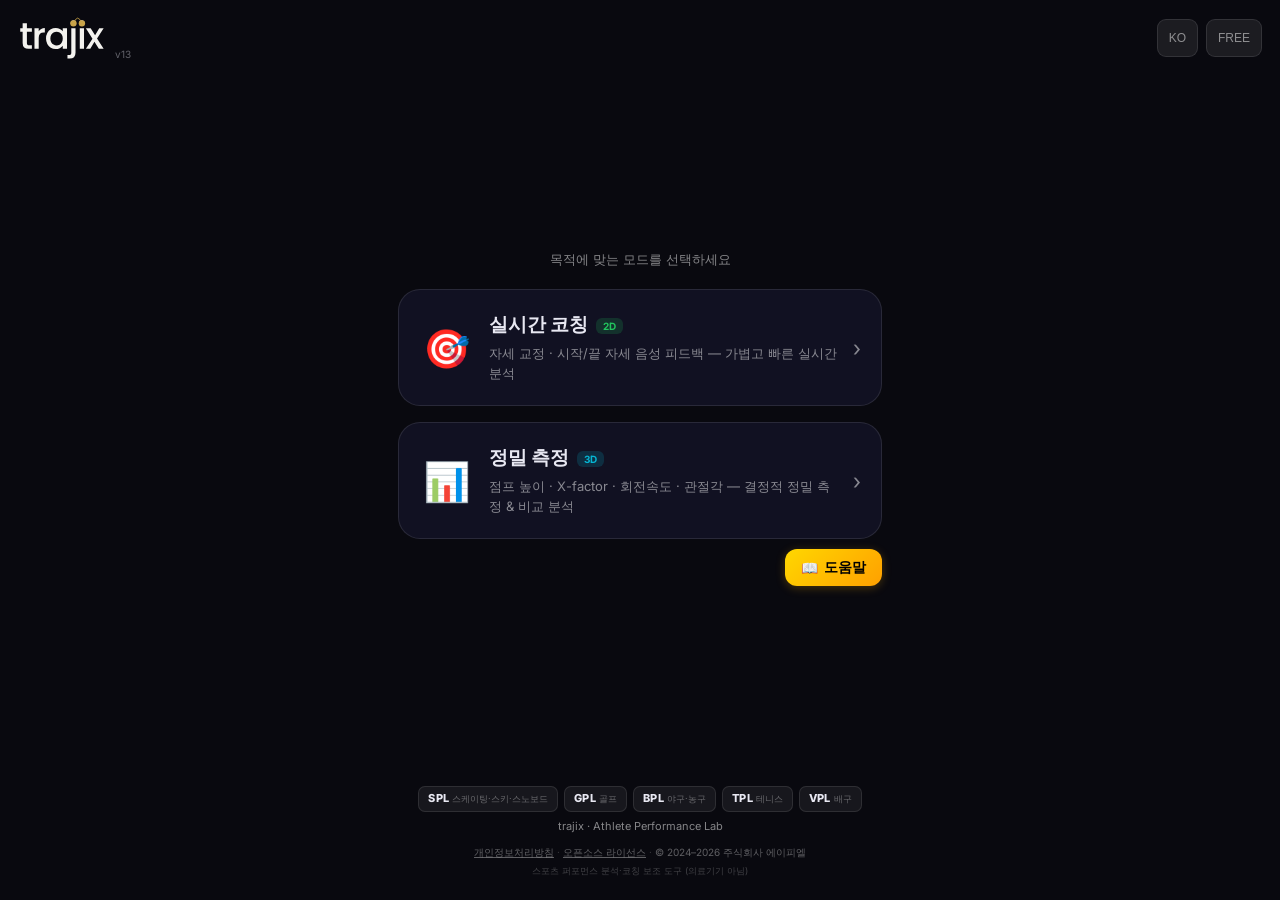
<file: index.html>
<!doctype html>
<!-- APL Motion (런처) — Copyright (c) 2024-2026 주식회사 에이피엘. All rights reserved. -->
<html lang="ko">
<head>
<meta charset="utf-8">
<meta name="viewport" content="width=device-width,initial-scale=1,maximum-scale=1,user-scalable=no">
<meta http-equiv="Cache-Control" content="no-cache, no-store, must-revalidate">
<meta http-equiv="Pragma" content="no-cache">
<title>trajix</title>
<link rel="stylesheet" href="./shared/brand.css">
<link rel="manifest" href="./manifest.webmanifest">
<link rel="preconnect" href="https://fonts.gstatic.com" crossorigin>
<link href="https://fonts.googleapis.com/css2?family=Inter:wght@400;500;600;700;800&display=swap" rel="stylesheet">
<link rel="icon" type="image/svg+xml" href="./assets/icon_apl_motion.svg">
<link rel="icon" type="image/png" sizes="192x192" href="./assets/icon-192.png">
<link rel="apple-touch-icon" href="./assets/icon-apple-180.png">
<meta name="theme-color" content="#09090f">
<style>
  html,body{margin:0;padding:0}
  body{background:var(--bg);color:var(--txt);font-family:'Inter',-apple-system,'Helvetica Neue',sans-serif;
       min-height:100svh;display:flex;flex-direction:column;-webkit-tap-highlight-color:transparent}
  header{display:flex;align-items:center;justify-content:space-between;padding:16px 18px}
  .logo{font-weight:900;font-size:20px;letter-spacing:.3px}
  .logo .a{color:var(--accent)}
  .ver{font-size:10px;opacity:.4;margin-left:6px}
  .h-right{display:flex;gap:8px}
  .h-btn{background:rgba(255,255,255,.08);color:var(--txt2);border:1px solid var(--border);
         border-radius:9px;padding:7px 11px;font-size:12px;cursor:pointer;min-height:38px}
  .h-btn.pro{background:linear-gradient(135deg,#FFD700,#FFA000);color:#000;border:none;font-weight:800}
  main{flex:1;display:flex;flex-direction:column;gap:16px;padding:8px 18px 20px;justify-content:center;max-width:520px;width:100%;margin:0 auto}
  .tagline{color:var(--txt2);font-size:13px;text-align:center;margin:0 0 4px;line-height:1.5}
  .card{position:relative;border:1px solid var(--border);border-radius:22px;padding:22px 20px;cursor:pointer;
        display:flex;gap:16px;align-items:center;background:var(--card);transition:transform .1s,border-color .2s}
  .card:active{transform:scale(.985)}
  .card.coach:hover{border-color:var(--coach)}
  .card.measure:hover{border-color:var(--measure)}
  .card .ic{font-size:38px;flex-shrink:0;width:54px;text-align:center}
  .card h2{margin:0;font-size:19px;font-weight:800}
  .card .badge{font-size:10px;font-weight:700;padding:2px 7px;border-radius:6px;margin-left:8px;vertical-align:middle}
  .card.coach .badge{background:rgba(34,197,94,.18);color:var(--coach)}
  .card.measure .badge{background:rgba(6,182,212,.18);color:var(--measure)}
  .card p{margin:6px 0 0;color:var(--txt2);font-size:13px;line-height:1.5}
  .card .arrow{margin-left:auto;color:var(--txt2);font-size:22px;flex-shrink:0}
  footer{padding:14px 18px 22px;color:var(--txt2);font-size:11px;text-align:center;line-height:1.6}
  .sports{display:flex;gap:6px;justify-content:center;flex-wrap:wrap;margin-bottom:6px}
  .sp{background:rgba(255,255,255,.06);border:1px solid var(--border);border-radius:7px;padding:3px 9px;font-size:11px;color:var(--txt2)}
  .sp b{color:var(--txt);font-weight:800;letter-spacing:.3px}
  .sp .sub{font-size:9px;opacity:.7;margin-left:3px}
  /* 프리미엄 모달 */
  #prm-modal{position:fixed;inset:0;background:rgba(0,0,0,.75);z-index:600;display:none;align-items:center;justify-content:center;padding:20px}
  #prm-modal.on{display:flex}
  #prm-box{background:#1A1A2E;border-radius:20px;padding:26px 22px;width:100%;max-width:330px;display:flex;flex-direction:column;gap:12px}
  #prm-title{font-size:17px;font-weight:800;text-align:center}
  #prm-desc{font-size:13px;color:var(--txt2);text-align:center;line-height:1.5}
  #prm-input{background:#16213E;border:1px solid var(--border);border-radius:10px;padding:12px;color:#fff;font-size:16px;text-align:center;letter-spacing:3px;outline:none}
  #prm-input:focus{border-color:var(--accent)}
  #prm-err{font-size:12px;color:#ef4444;text-align:center;min-height:15px;display:none}
  #prm-err.on{display:block}
  .prm-row{display:flex;gap:10px}
  #prm-cancel{flex:1;padding:12px;border-radius:10px;background:rgba(255,255,255,.08);color:var(--txt2);border:none;cursor:pointer;font-size:14px}
  #prm-confirm{flex:2;padding:12px;border-radius:10px;background:linear-gradient(135deg,#FFD700,#FFA000);color:#000;border:none;cursor:pointer;font-size:14px;font-weight:700}
</style>
</head>
<body>
<header>
  <div class="logo-wrap" style="display:flex;align-items:flex-end;gap:3px">
    <svg viewBox="-32 0 2368 1185.5" role="img" aria-label="trajix" style="display:block;height:44px;width:auto" xmlns="http://www.w3.org/2000/svg"><g transform="translate(0,883.5) scale(1,-1)"><path d="M208 458V153Q208 122 222.5 108.5Q237 95 272 95H342V0H252Q175 0 134.0 36.0Q93 72 93 153V458H28V551H93V688H208V551H342V458Z" transform="translate(0,0)" fill="#f3f2ee"/><path d="M354 560V442H325Q258 442 223.5 408.0Q189 374 189 290V0H75V551H189V471Q214 513 255.5 536.5Q297 560 354 560Z" transform="translate(337,0)" fill="#f3f2ee"/><path d="M297 560Q362 560 410.5 534.5Q459 509 488 471V551H603V0H488V82Q459 43 409.0 17.0Q359 -9 295 -9Q224 -9 165.0 27.5Q106 64 71.5 129.5Q37 195 37 278Q37 361 71.5 425.0Q106 489 165.5 524.5Q225 560 297 560ZM321 461Q277 461 239.0 439.5Q201 418 177.5 376.5Q154 335 154 278Q154 221 177.5 178.0Q201 135 239.5 112.5Q278 90 321 90Q365 90 403.0 112.0Q441 134 464.5 176.5Q488 219 488 276Q488 333 464.5 375.0Q441 417 403.0 439.0Q365 461 321 461Z" transform="translate(686,0)" fill="#f3f2ee"/><path d="M60 697Q60 728 81.0 749.0Q102 770 133 770Q163 770 184.0 749.0Q205 728 205 697Q205 666 184.0 645.0Q163 624 133 624Q102 624 81.0 645.0Q60 666 60 697ZM189 -108Q189 -189 148.5 -225.5Q108 -262 31 -262H-28V-166H11Q46 -166 60.5 -152.5Q75 -139 75 -108V551H189Z" transform="translate(1329,0)" fill="#f3f2ee"/><path d="M60 697Q60 728 81.0 749.0Q102 770 133 770Q163 770 184.0 749.0Q205 728 205 697Q205 666 184.0 645.0Q163 624 133 624Q102 624 81.0 645.0Q60 666 60 697ZM189 551V0H75V551Z" transform="translate(1558,0)" fill="#f3f2ee"/><path d="M311 279 489 0H360L241 187L129 0H10L188 271L10 551H139L258 364L370 551H489Z" transform="translate(1787,0)" fill="#f3f2ee"/><path d="M 1461.5 685.0 Q 1576.0 980 1690.5 685.0" fill="none" stroke="#c9a449" stroke-width="22" stroke-linecap="round"/><circle cx="1461.5" cy="685.0" r="86.0" fill="#c9a449"/><circle cx="1690.5" cy="685.0" r="86.0" fill="#c9a449"/></g></svg>
    <span class="ver" id="ver">v1</span>
  </div>
  <div class="h-right">
    <button class="h-btn" id="btn-lang">KO</button>
    <button class="h-btn" id="btn-prm">FREE</button>
  </div>
</header>

<main>
  <p class="tagline" id="tagline">목적에 맞는 모드를 선택하세요</p>

  <div class="card coach" id="card-coach">
    <div class="ic">🎯</div>
    <div>
      <h2 id="coach-title">실시간 코칭<span class="badge">2D</span></h2>
      <p id="coach-desc">자세 교정 · 시작/끝 자세 음성 피드백 — 가볍고 빠른 실시간 분석</p>
    </div>
    <div class="arrow">›</div>
  </div>

  <div class="card measure" id="card-measure">
    <div class="ic">📊</div>
    <div>
      <h2 id="measure-title">정밀 측정<span class="badge">3D</span></h2>
      <p id="measure-desc">점프 높이 · X-factor · 회전속도 · 관절각 — 결정적 정밀 측정 & 비교 분석</p>
    </div>
    <div class="arrow">›</div>
  </div>

  <div style="display:flex;justify-content:flex-end;margin-top:-6px">
    <a href="./help.html" id="btn-help" style="display:inline-flex;align-items:center;gap:6px;background:linear-gradient(135deg,#FFD700,#FFA000);color:#000;font-weight:800;font-size:14px;padding:9px 16px;border-radius:12px;text-decoration:none;box-shadow:0 2px 10px rgba(255,180,0,.25)">📖 <span id="btn-help-txt">도움말</span></a>
  </div>
</main>

<footer>
  <div class="sports" id="sports"></div>
  <div id="foot-note">trajix · Athlete Performance Lab</div>
  <div style="margin-top:8px;font-size:10px;opacity:.7">
    <a href="./privacy.html" id="foot-privacy" style="color:var(--txt2)">개인정보처리방침</a>
    <span style="opacity:.5"> · </span>
    <a href="./licenses.html" id="foot-licenses" style="color:var(--txt2)">오픈소스 라이선스</a>
    <span style="opacity:.5"> · </span>
    <span id="foot-copy">© 2024–2026 주식회사 에이피엘</span>
  </div>
  <div id="foot-note2" style="margin-top:4px;font-size:9px;opacity:.45">스포츠 퍼포먼스 분석·코칭 보조 도구 (의료기기 아님)</div>
</footer>

<!-- 프리미엄 잠금 해제 -->
<div id="prm-modal">
  <div id="prm-box">
    <div id="prm-title">🔒 Premium</div>
    <div id="prm-desc">프리미엄 기능(전체 종목 · 정밀/비교 분석)은<br>프리미엄 전용입니다. 비밀번호를 입력하세요.</div>
    <input id="prm-input" type="password" placeholder="비밀번호" autocomplete="off">
    <div id="prm-err">비밀번호가 올바르지 않습니다</div>
    <div class="prm-row">
      <button id="prm-cancel">취소</button>
      <button id="prm-confirm">🔓 잠금 해제</button>
    </div>
  </div>
</div>

<script src="./shared/iap.js"></script>
<script>
/* 인라인 공통 레이어 — Capacitor에서 로컬 ES모듈 import가 MIME 문제로 실패하는 것을 회피.
   (모듈이 실행 안 되면 런처 전체 JS가 죽어 탭·버전·언어가 먹통이 됨) */
var _K = { prm:'apl_prm', lang:'apl_lang' };
var Prefs = {
  get lang(){ return localStorage.getItem(_K.lang) || 'ko'; },
  set lang(v){ localStorage.setItem(_K.lang, v); },
  get premium(){ return ['apl_prm','apl3d_prm','aplc_prm','apl_premium'].some(function(k){try{return localStorage.getItem(k)==='1';}catch(e){return false;}}); },
  set premium(v){ ['apl_prm','apl3d_prm','aplc_prm','apl_premium'].forEach(function(k){try{localStorage.setItem(k, v ? '1' : '0');}catch(e){}}); }
};
async function unlock(pw){
  try{
    var buf = await crypto.subtle.digest('SHA-256', new TextEncoder().encode(pw));
    var hex = Array.from(new Uint8Array(buf)).map(function(b){return b.toString(16).padStart(2,'0');}).join('');
    if(hex === '6e9a16337d5d2c2302e87aeba5cae99ee0f5aa2c5c789504285018b53d26e3c9'){ Prefs.premium = true; return true; }
  }catch(e){}
  return false;
}

const SHELL_VER = 'v13';
const $ = id => document.getElementById(id);

// ── 다국어 ──
const T = {
  ko:{ tagline:'목적에 맞는 모드를 선택하세요',
       coachT:'실시간 코칭', coachD:'자세 교정 · 시작/끝 자세 음성 피드백 — 가볍고 빠른 실시간 분석',
       measureT:'정밀 측정', measureD:'점프 높이 · X-factor · 회전속도 · 관절각 — 결정적 정밀 측정 & 비교 분석',
       lang:'KO', prmDesc:'프리미엄 기능(전체 종목 · 정밀/비교 분석)은\n프리미엄 전용입니다. 비밀번호를 입력하세요.',
       privacy:'개인정보처리방침', help:'도움말', copy:'© 2024–2026 주식회사 에이피엘',
       note:'스포츠 퍼포먼스 분석·코칭 보조 도구 (의료기기 아님)' },
  en:{ tagline:'Choose the mode for your goal',
       coachT:'Live Coaching', coachD:'Posture correction · start/end pose voice feedback — light & fast real-time',
       measureT:'Precise Measure', measureD:'Jump height · X-factor · rotation speed · joint angles — deterministic measure & compare',
       lang:'EN', prmDesc:'Premium features (all sports · precise/compare) are premium-only.\nEnter the password.',
       privacy:'Privacy Policy', help:'Help', copy:'© 2024–2026 APL Inc.',
       note:'Sports performance analysis & coaching aid (not a medical device)' },
};

// ── 종목 ──
const SPORTS = [
  { code:'SPL', ko:'스케이팅·스키·스노보드', en:'Skating · Ski · Snowboard' },
  { code:'GPL', ko:'골프', en:'Golf' },
  { code:'BPL', ko:'야구·농구', en:'Baseball · Basketball' },
  { code:'TPL', ko:'테니스', en:'Tennis' },
  { code:'VPL', ko:'배구', en:'Volleyball' },
];

function applyLang(){
  const ko = Prefs.lang === 'ko';
  const t = ko ? T.ko : T.en;
  $('tagline').textContent = t.tagline;
  $('coach-title').firstChild.textContent = t.coachT;
  $('coach-desc').textContent = t.coachD;
  $('measure-title').firstChild.textContent = t.measureT;
  $('measure-desc').textContent = t.measureD;
  $('btn-lang').textContent = t.lang;
  $('prm-desc').innerHTML = t.prmDesc.replace(/\n/g,'<br>');
  $('foot-privacy').textContent = t.privacy;
  { const fh = $('foot-help'); if(fh) fh.textContent = t.help; }
  { const bh = $('btn-help-txt'); if(bh) bh.textContent = t.help; }
  $('foot-copy').textContent = t.copy;
  $('foot-note2').textContent = t.note;
  $('sports').innerHTML = SPORTS.map(s =>
    `<span class="sp"><b>${s.code}</b><span class="sub">${ko ? s.ko : s.en}</span></span>`).join('');
}
function applyPrm(){
  const p = Prefs.premium;
  $('btn-prm').textContent = p ? 'PRO ⭐' : 'FREE';
  $('btn-prm').className = 'h-btn' + (p ? ' pro' : '');
}

$('ver').textContent = SHELL_VER;
applyLang(); applyPrm();

// ── 모드 진입 (페이지 이동 → 엔진 격리) ──
$('card-coach').onclick   = () => location.href = './coach/index.html';
$('card-measure').onclick = () => location.href = './measure/index.html';

// ── 언어 토글 ──
$('btn-lang').onclick = () => { Prefs.lang = Prefs.lang === 'ko' ? 'en' : 'ko'; applyLang(); };

// ── 프리미엄 ──
$('btn-prm').onclick = () => {
  if(Prefs.premium){ Prefs.premium = false; applyPrm(); return; } // 토글 해제
  $('prm-input').value=''; $('prm-err').classList.remove('on');
  $('prm-modal').classList.add('on'); setTimeout(()=>$('prm-input').focus(),120);
};
$('prm-cancel').onclick = () => $('prm-modal').classList.remove('on');
$('prm-confirm').onclick = tryUnlock;
$('prm-input').addEventListener('keydown', e => {
  if(e.key==='Enter') tryUnlock();
  if(e.key==='Escape') $('prm-modal').classList.remove('on');
});
async function tryUnlock(){
  const ok = await unlock($('prm-input').value);
  if(ok){ $('prm-modal').classList.remove('on'); applyPrm(); }
  else { $('prm-err').classList.add('on'); $('prm-input').select(); }
}

// ── 직원용 숨김 해제(웹 전용): trajix 로고 30연타(2초 내 연속) → 관리자 코드 → 프리미엄 ──
// v10: 앱(네이티브)에서는 비활성 — 앱은 인앱결제(IAP)만 허용. 웹(직원용)에서만 동작.
(function(){
  var _isNative = !!(window.Capacitor && window.Capacitor.isNativePlatform && window.Capacitor.isNativePlatform());
  if(_isNative) return;  // 앱: 우회 없음(IAP 전용)
  const logo = document.querySelector('.logo-wrap [aria-label="trajix"]') || document.querySelector('[aria-label="trajix"]');
  if(!logo) return;
  let n=0, last=0;
  logo.addEventListener('click', async () => {
    const now = Date.now();
    if(now-last > 2000) n=0;
    last = now; n++;
    if(n >= 30){
      n=0;
      const pw = window.prompt('관리자 코드');
      if(pw==null) return;
      if(await unlock(pw)){
        ['apl3d_prm','aplc_prm','apl_premium'].forEach(k=>{try{localStorage.setItem(k,'1');}catch(e){}});
        applyPrm();
        alert('프리미엄이 활성화되었습니다.');
      } else {
        alert('코드가 올바르지 않습니다.');
      }
    }
  });
})();

// PWA service worker (있으면 등록)
if('serviceWorker' in navigator && !window.Capacitor && location.protocol.indexOf('http')===0){ navigator.serviceWorker.register('./sw.js').catch(()=>{}); }
</script>
</body>
</html>
</file>
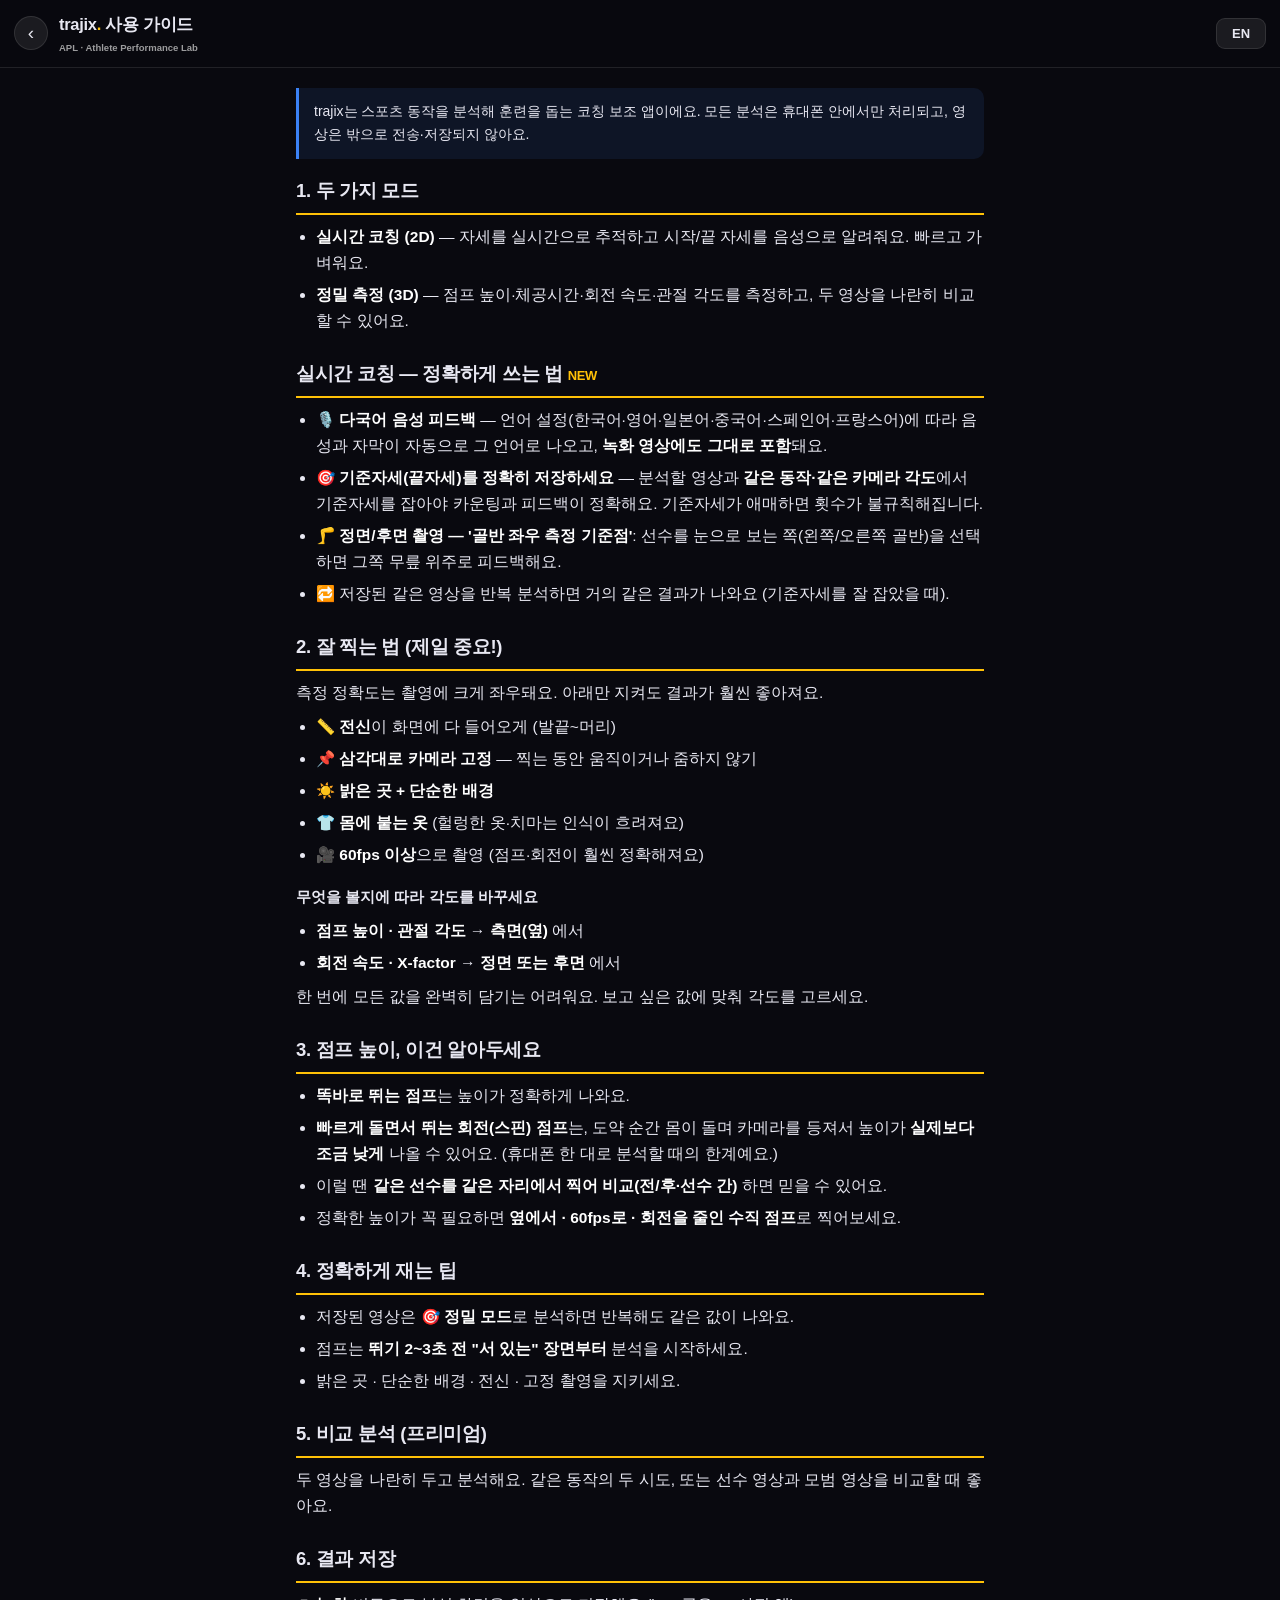
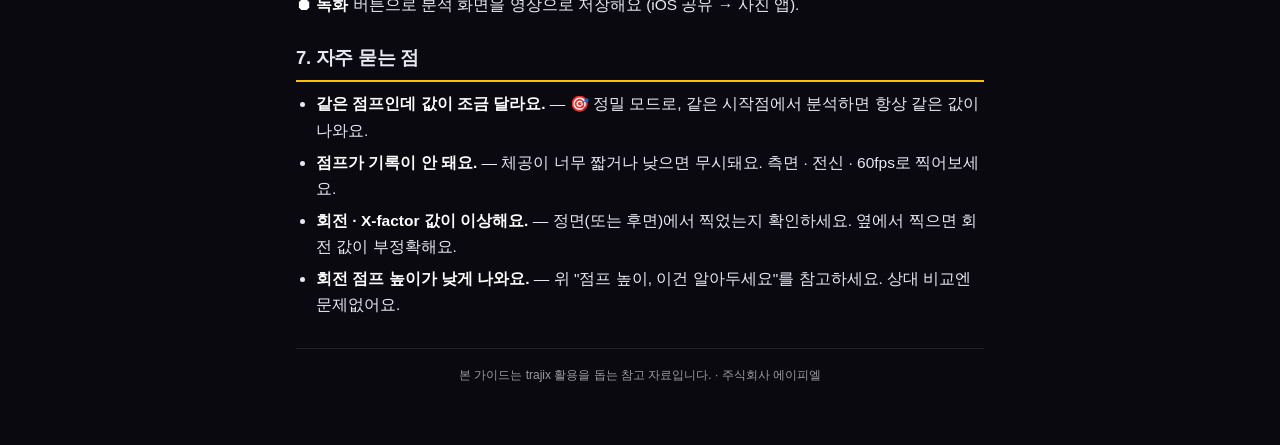
<file: help.html>
<!DOCTYPE html>
<html lang="ko">
<head>
<meta charset="utf-8">
<meta name="viewport" content="width=device-width,initial-scale=1,maximum-scale=1,user-scalable=no">
<meta http-equiv="Cache-Control" content="no-cache, no-store, must-revalidate">
<title>trajix 사용 가이드 / User Guide</title>
<style>
:root{--bg:#09090f;--card:#12121e;--card2:#181826;--bd:rgba(255,255,255,.10);--txt:#e8e8f2;--txt2:rgba(255,255,255,.60);--gold:#FFC107;--accent:#3b82f6;}
*{box-sizing:border-box;-webkit-tap-highlight-color:transparent;}
html,body{margin:0;padding:0;background:var(--bg);color:var(--txt);font-family:-apple-system,'Inter','Helvetica Neue',sans-serif;font-size:15.5px;line-height:1.68;-webkit-text-size-adjust:100%;}
#top{position:sticky;top:0;z-index:10;display:flex;align-items:center;justify-content:space-between;gap:10px;padding:11px 14px;background:rgba(9,9,15,.93);backdrop-filter:blur(8px);border-bottom:1px solid var(--bd);}
#top .lft{display:flex;align-items:center;gap:11px;min-width:0;}
#homebtn{background:rgba(255,255,255,.08);color:var(--txt);border:1px solid var(--bd);border-radius:50%;width:34px;height:34px;font-size:19px;line-height:1;cursor:pointer;flex-shrink:0;padding:0 0 2px 0;}
#homebtn:active{background:rgba(255,255,255,.18);}
.brand{font-weight:900;font-size:16.5px;letter-spacing:-.3px;white-space:nowrap;}
.brand .dot{color:var(--gold);}
.sub{font-size:9.5px;color:var(--txt2);font-weight:600;margin-top:1px;white-space:nowrap;}
#langbtn{background:rgba(255,255,255,.08);color:var(--txt);border:1px solid var(--bd);border-radius:9px;padding:7px 13px;font-size:13px;font-weight:800;cursor:pointer;min-width:50px;flex-shrink:0;}
#langbtn:active{background:rgba(255,255,255,.16);}
.wrap{max-width:720px;margin:0 auto;padding:16px 16px 60px;}
h2{font-size:18.5px;font-weight:800;margin:24px 0 9px;padding-bottom:7px;border-bottom:2px solid var(--gold);letter-spacing:-.3px;}
h2:first-of-type{margin-top:4px;}
h3{font-size:15px;font-weight:700;color:var(--txt);margin:16px 0 5px;}
p{margin:8px 0;color:var(--txt);} strong{color:#fff;font-weight:700;} a{color:var(--accent);}
ul,ol{margin:8px 0;padding-left:20px;} li{margin:6px 0;}
blockquote{margin:4px 0 16px;padding:12px 15px;background:rgba(59,130,246,.10);border-left:3px solid var(--accent);border-radius:0 10px 10px 0;color:#cdd9f0;font-size:14px;}
blockquote p{margin:0;}
.tip{background:rgba(255,193,7,.08);border-left:3px solid var(--gold);border-radius:0 10px 10px 0;}
.foot{margin-top:30px;padding-top:16px;border-top:1px solid var(--bd);font-size:12px;color:var(--txt2);text-align:center;}
[hidden]{display:none!important;}
</style>
</head>
<body>
<div id="top">
  <div class="lft">
    <button id="homebtn" onclick="goHome()" aria-label="home">&#8249;</button>
    <div>
      <div class="brand">trajix<span class="dot">.</span> <span id="ttl">사용 가이드</span></div>
      <div class="sub">APL · Athlete Performance Lab</div>
    </div>
  </div>
  <button id="langbtn" onclick="tog()">EN</button>
</div>
<div class="wrap">
  <div id="ko"><blockquote>
<p>trajix는 스포츠 동작을 분석해 훈련을 돕는 코칭 보조 앱이에요. 모든 분석은 휴대폰 안에서만 처리되고, 영상은 밖으로 전송·저장되지 않아요.</p>
</blockquote>
<h2>1. 두 가지 모드</h2>
<ul>
<li><strong>실시간 코칭 (2D)</strong> — 자세를 실시간으로 추적하고 시작/끝 자세를 음성으로 알려줘요. 빠르고 가벼워요.</li>
<li><strong>정밀 측정 (3D)</strong> — 점프 높이·체공시간·회전 속도·관절 각도를 측정하고, 두 영상을 나란히 비교할 수 있어요.</li>
</ul>
<h2>실시간 코칭 — 정확하게 쓰는 법 <span style="color:var(--gold);font-size:13px">NEW</span></h2>
<ul>
<li>🎙️ <strong>다국어 음성 피드백</strong> — 언어 설정(한국어·영어·일본어·중국어·스페인어·프랑스어)에 따라 음성과 자막이 자동으로 그 언어로 나오고, <strong>녹화 영상에도 그대로 포함</strong>돼요.</li>
<li>🎯 <strong>기준자세(끝자세)를 정확히 저장하세요</strong> — 분석할 영상과 <strong>같은 동작·같은 카메라 각도</strong>에서 기준자세를 잡아야 카운팅과 피드백이 정확해요. 기준자세가 애매하면 횟수가 불규칙해집니다.</li>
<li>🦵 <strong>정면/후면 촬영 — '골반 좌우 측정 기준점'</strong>: 선수를 눈으로 보는 쪽(왼쪽/오른쪽 골반)을 선택하면 그쪽 무릎 위주로 피드백해요.</li>
<li>🔁 저장된 같은 영상을 반복 분석하면 거의 같은 결과가 나와요 (기준자세를 잘 잡았을 때).</li>
</ul>
<h2>2. 잘 찍는 법 (제일 중요!)</h2>
<p>측정 정확도는 촬영에 크게 좌우돼요. 아래만 지켜도 결과가 훨씬 좋아져요.</p>
<ul>
<li>📏 <strong>전신</strong>이 화면에 다 들어오게 (발끝~머리)</li>
<li>📌 <strong>삼각대로 카메라 고정</strong> — 찍는 동안 움직이거나 줌하지 않기</li>
<li>☀️ <strong>밝은 곳 + 단순한 배경</strong></li>
<li>👕 <strong>몸에 붙는 옷</strong> (헐렁한 옷·치마는 인식이 흐려져요)</li>
<li>🎥 <strong>60fps 이상</strong>으로 촬영 (점프·회전이 훨씬 정확해져요)</li>
</ul>
<h3>무엇을 볼지에 따라 각도를 바꾸세요</h3>
<ul>
<li><strong>점프 높이 · 관절 각도</strong> → <strong>측면(옆)</strong> 에서</li>
<li><strong>회전 속도 · X-factor</strong> → <strong>정면 또는 후면</strong> 에서</li>
</ul>
<p>한 번에 모든 값을 완벽히 담기는 어려워요. 보고 싶은 값에 맞춰 각도를 고르세요.</p>
<h2>3. 점프 높이, 이건 알아두세요</h2>
<ul>
<li><strong>똑바로 뛰는 점프</strong>는 높이가 정확하게 나와요.</li>
<li><strong>빠르게 돌면서 뛰는 회전(스핀) 점프</strong>는, 도약 순간 몸이 돌며 카메라를 등져서 높이가 <strong>실제보다 조금 낮게</strong> 나올 수 있어요. (휴대폰 한 대로 분석할 때의 한계예요.)</li>
<li>이럴 땐 <strong>같은 선수를 같은 자리에서 찍어 비교(전/후·선수 간)</strong> 하면 믿을 수 있어요.</li>
<li>정확한 높이가 꼭 필요하면 <strong>옆에서 · 60fps로 · 회전을 줄인 수직 점프</strong>로 찍어보세요.</li>
</ul>
<h2>4. 정확하게 재는 팁</h2>
<ul>
<li>저장된 영상은 <strong>🎯 정밀 모드</strong>로 분석하면 반복해도 같은 값이 나와요.</li>
<li>점프는 <strong>뛰기 2~3초 전 "서 있는" 장면부터</strong> 분석을 시작하세요.</li>
<li>밝은 곳 · 단순한 배경 · 전신 · 고정 촬영을 지키세요.</li>
</ul>
<h2>5. 비교 분석 (프리미엄)</h2>
<p>두 영상을 나란히 두고 분석해요. 같은 동작의 두 시도, 또는 선수 영상과 모범 영상을 비교할 때 좋아요.</p>
<h2>6. 결과 저장</h2>
<p><strong>⏺ 녹화</strong> 버튼으로 분석 화면을 영상으로 저장해요 (iOS 공유 → 사진 앱).</p>
<h2>7. 자주 묻는 점</h2>
<ul>
<li><strong>같은 점프인데 값이 조금 달라요.</strong> — 🎯 정밀 모드로, 같은 시작점에서 분석하면 항상 같은 값이 나와요.</li>
<li><strong>점프가 기록이 안 돼요.</strong> — 체공이 너무 짧거나 낮으면 무시돼요. 측면 · 전신 · 60fps로 찍어보세요.</li>
<li><strong>회전 · X-factor 값이 이상해요.</strong> — 정면(또는 후면)에서 찍었는지 확인하세요. 옆에서 찍으면 회전 값이 부정확해요.</li>
<li><strong>회전 점프 높이가 낮게 나와요.</strong> — 위 "점프 높이, 이건 알아두세요"를 참고하세요. 상대 비교엔 문제없어요.</li>
</ul></div>
  <div id="en" hidden><blockquote>
<p>trajix is a coaching-support app that analyzes sports motion to help your training. All analysis happens on your phone; videos are never sent or stored externally.</p>
</blockquote>
<h2>1. Two Modes</h2>
<ul>
<li><strong>Live Coaching (2D)</strong> — Tracks posture in real time and gives voice feedback on start/end poses. Fast and light.</li>
<li><strong>Precision Measure (3D)</strong> — Measures jump height, flight time, rotation speed, and joint angles, and compares two videos side by side.</li>
</ul>
<h2>Live Coaching — Using It Accurately <span style="color:var(--gold);font-size:13px">NEW</span></h2>
<ul>
<li>🎙️ <strong>Multilingual voice feedback</strong> — Voice and captions follow your language setting (Korean, English, Japanese, Chinese, Spanish, French) and are <strong>included in the recorded video</strong>.</li>
<li>🎯 <strong>Save the reference (end) pose accurately</strong> — Capture it from the <strong>same motion and same camera angle</strong> as the video you'll analyze. A vague reference makes the rep count irregular.</li>
<li>🦵 <strong>Front/back filming — "Hip reference point (L/R)"</strong>: Pick the hip side you watch (left/right); feedback then focuses on that knee.</li>
<li>🔁 Re-analyzing the same saved video gives nearly identical results (when the reference is set well).</li>
</ul>
<h2>2. How to Film Well (most important!)</h2>
<p>Accuracy depends a lot on filming. Just following these makes results much better.</p>
<ul>
<li>📏 Keep the <strong>whole body</strong> in frame (feet to head)</li>
<li>📌 <strong>Fix the camera on a tripod</strong> — don't move or zoom while filming</li>
<li>☀️ <strong>Bright place + simple background</strong></li>
<li>👕 <strong>Fitted clothing</strong> (loose clothes/skirts blur detection)</li>
<li>🎥 Film at <strong>60fps or higher</strong> (much more accurate for jumps and spins)</li>
</ul>
<h3>Match the angle to what you want to see</h3>
<ul>
<li><strong>Jump height · joint angles</strong> → from the <strong>side</strong></li>
<li><strong>Rotation speed · X-factor</strong> → from the <strong>front or back</strong></li>
</ul>
<p>It's hard to capture everything perfectly in one take. Choose the angle for the value you want.</p>
<h2>3. About Jump Height</h2>
<ul>
<li><strong>Straight vertical jumps</strong> measure accurately.</li>
<li><strong>Fast spinning (rotational) jumps</strong> may read a bit <strong>lower than actual</strong>, because the body turns away from the camera at takeoff. (This is a limit of analyzing with a single phone.)</li>
<li>In that case, <strong>compare the same athlete filmed from the same spot (before/after, athlete to athlete)</strong> — that's reliable.</li>
<li>If you need an accurate height, film a <strong>side-on, 60fps, vertical jump with less rotation.</strong></li>
</ul>
<h2>4. Tips for Accurate Measurement</h2>
<ul>
<li>Analyze saved videos in <strong>🎯 Precision mode</strong> for the same value every time.</li>
<li>Start jump analysis from the <strong>"standing" moment 2–3 seconds before the jump.</strong></li>
<li>Keep bright lighting, a simple background, the whole body in frame, and a fixed camera.</li>
</ul>
<h2>5. Comparison Analysis (Premium)</h2>
<p>Analyze two videos side by side — great for comparing two attempts, or an athlete's video vs a model video.</p>
<h2>6. Saving Results</h2>
<p>Use the <strong>⏺ Record</strong> button to save the analysis screen as a video (via iOS Share → Photos).</p>
<h2>7. FAQ</h2>
<ul>
<li><strong>Same jump, slightly different values?</strong> — Use 🎯 Precision mode from the same start point for the same value every time.</li>
<li><strong>My jump isn't recorded.</strong> — Very short or low jumps are ignored. Film side-on, whole body, 60fps.</li>
<li><strong>Rotation / X-factor looks off.</strong> — Check you filmed from the front (or back). Side views make rotation values inaccurate.</li>
<li><strong>Spin jump height reads low.</strong> — See "About Jump Height" above. Relative comparison is still fine.</li>
</ul></div>
  <div class="foot" id="foot">본 가이드는 trajix 활용을 돕는 참고 자료입니다. · 주식회사 에이피엘</div>
</div>
<script>
var L=(function(){try{return (localStorage.getItem('apl_lang')||'ko');}catch(e){return 'ko';}})();
function render(){
  document.getElementById('ko').hidden=(L!=='ko');
  document.getElementById('en').hidden=(L!=='en');
  document.getElementById('langbtn').textContent=(L==='ko')?'EN':'KO';
  document.getElementById('ttl').textContent=(L==='ko')?'사용 가이드':'User Guide';
  document.getElementById('foot').textContent=(L==='ko')?'본 가이드는 trajix 활용을 돕는 참고 자료입니다. · 주식회사 에이피엘':'A reference to help you use trajix effectively. · APL Inc.';
  document.documentElement.lang=L;
}
function tog(){ L=(L==='ko')?'en':'ko'; try{localStorage.setItem('apl_lang',L);}catch(e){} render(); window.scrollTo(0,0); }
function goHome(){ if(history.length>1){history.back();} else {location.href='./index.html';} }
render();
</script>
</body>
</html>
</file>
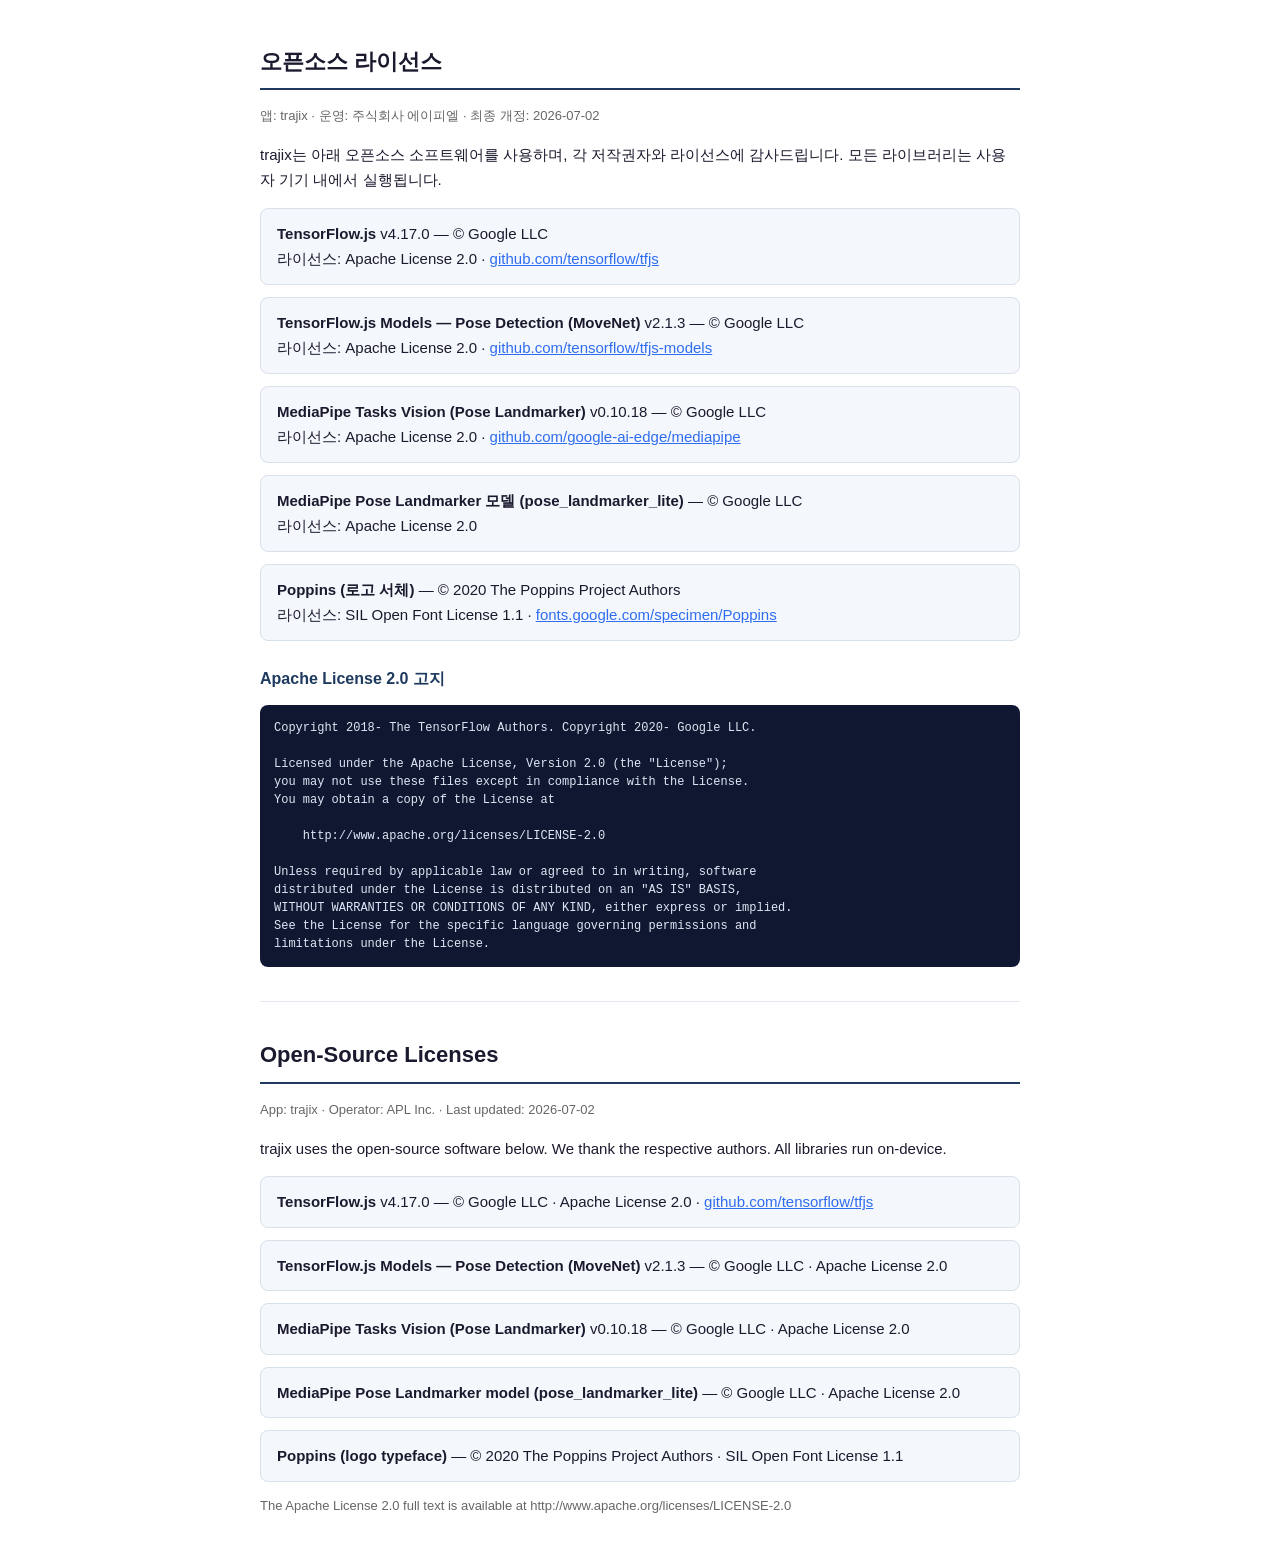
<file: licenses.html>
<!doctype html>
<html lang="ko">
<head>
<meta charset="utf-8">
<meta name="viewport" content="width=device-width,initial-scale=1">
<title>trajix — 오픈소스 라이선스 / Open-Source Licenses</title>
<style>
  body{font-family:-apple-system,'Helvetica Neue','Malgun Gothic',sans-serif;color:#1a1a2e;
       line-height:1.7;max-width:760px;margin:0 auto;padding:28px 20px;font-size:15px}
  h1{font-size:22px;border-bottom:2px solid #1f3a5f;padding-bottom:8px}
  h2{font-size:16px;color:#1f3a5f;margin-top:24px}
  .muted{color:#666;font-size:13px}
  .lib{background:#f4f7fb;border:1px solid #d8e0ea;border-radius:8px;padding:12px 16px;margin:12px 0}
  .lib b{font-size:15px}
  code{background:#eef2f7;padding:1px 5px;border-radius:4px;font-size:13px}
  pre{background:#0f1830;color:#dfe6f5;padding:14px;border-radius:8px;overflow:auto;font-size:12px;line-height:1.5}
  hr{border:none;border-top:1px solid #e2e8f0;margin:34px 0}
  a{color:#2f6df0}
</style>
</head>
<body>

<h1>오픈소스 라이선스</h1>
<p class="muted">앱: trajix · 운영: 주식회사 에이피엘 · 최종 개정: 2026-07-02</p>
<p>trajix는 아래 오픈소스 소프트웨어를 사용하며, 각 저작권자와 라이선스에 감사드립니다. 모든 라이브러리는 사용자 기기 내에서 실행됩니다.</p>

<div class="lib">
  <b>TensorFlow.js</b> v4.17.0 — © Google LLC<br>
  라이선스: Apache License 2.0 · <a href="https://github.com/tensorflow/tfjs">github.com/tensorflow/tfjs</a>
</div>
<div class="lib">
  <b>TensorFlow.js Models — Pose Detection (MoveNet)</b> v2.1.3 — © Google LLC<br>
  라이선스: Apache License 2.0 · <a href="https://github.com/tensorflow/tfjs-models">github.com/tensorflow/tfjs-models</a>
</div>
<div class="lib">
  <b>MediaPipe Tasks Vision (Pose Landmarker)</b> v0.10.18 — © Google LLC<br>
  라이선스: Apache License 2.0 · <a href="https://github.com/google-ai-edge/mediapipe">github.com/google-ai-edge/mediapipe</a>
</div>
<div class="lib">
  <b>MediaPipe Pose Landmarker 모델 (pose_landmarker_lite)</b> — © Google LLC<br>
  라이선스: Apache License 2.0
</div>
<div class="lib">
  <b>Poppins (로고 서체)</b> — © 2020 The Poppins Project Authors<br>
  라이선스: SIL Open Font License 1.1 · <a href="https://fonts.google.com/specimen/Poppins">fonts.google.com/specimen/Poppins</a>
</div>

<h2>Apache License 2.0 고지</h2>
<pre>Copyright 2018- The TensorFlow Authors. Copyright 2020- Google LLC.

Licensed under the Apache License, Version 2.0 (the "License");
you may not use these files except in compliance with the License.
You may obtain a copy of the License at

    http://www.apache.org/licenses/LICENSE-2.0

Unless required by applicable law or agreed to in writing, software
distributed under the License is distributed on an "AS IS" BASIS,
WITHOUT WARRANTIES OR CONDITIONS OF ANY KIND, either express or implied.
See the License for the specific language governing permissions and
limitations under the License.</pre>

<hr>

<h1>Open-Source Licenses</h1>
<p class="muted">App: trajix · Operator: APL Inc. · Last updated: 2026-07-02</p>
<p>trajix uses the open-source software below. We thank the respective authors. All libraries run on-device.</p>

<div class="lib"><b>TensorFlow.js</b> v4.17.0 — © Google LLC · Apache License 2.0 · <a href="https://github.com/tensorflow/tfjs">github.com/tensorflow/tfjs</a></div>
<div class="lib"><b>TensorFlow.js Models — Pose Detection (MoveNet)</b> v2.1.3 — © Google LLC · Apache License 2.0</div>
<div class="lib"><b>MediaPipe Tasks Vision (Pose Landmarker)</b> v0.10.18 — © Google LLC · Apache License 2.0</div>
<div class="lib"><b>MediaPipe Pose Landmarker model (pose_landmarker_lite)</b> — © Google LLC · Apache License 2.0</div>
<div class="lib"><b>Poppins (logo typeface)</b> — © 2020 The Poppins Project Authors · SIL Open Font License 1.1</div>

<p class="muted">The Apache License 2.0 full text is available at http://www.apache.org/licenses/LICENSE-2.0</p>

</body>
</html>
</file>
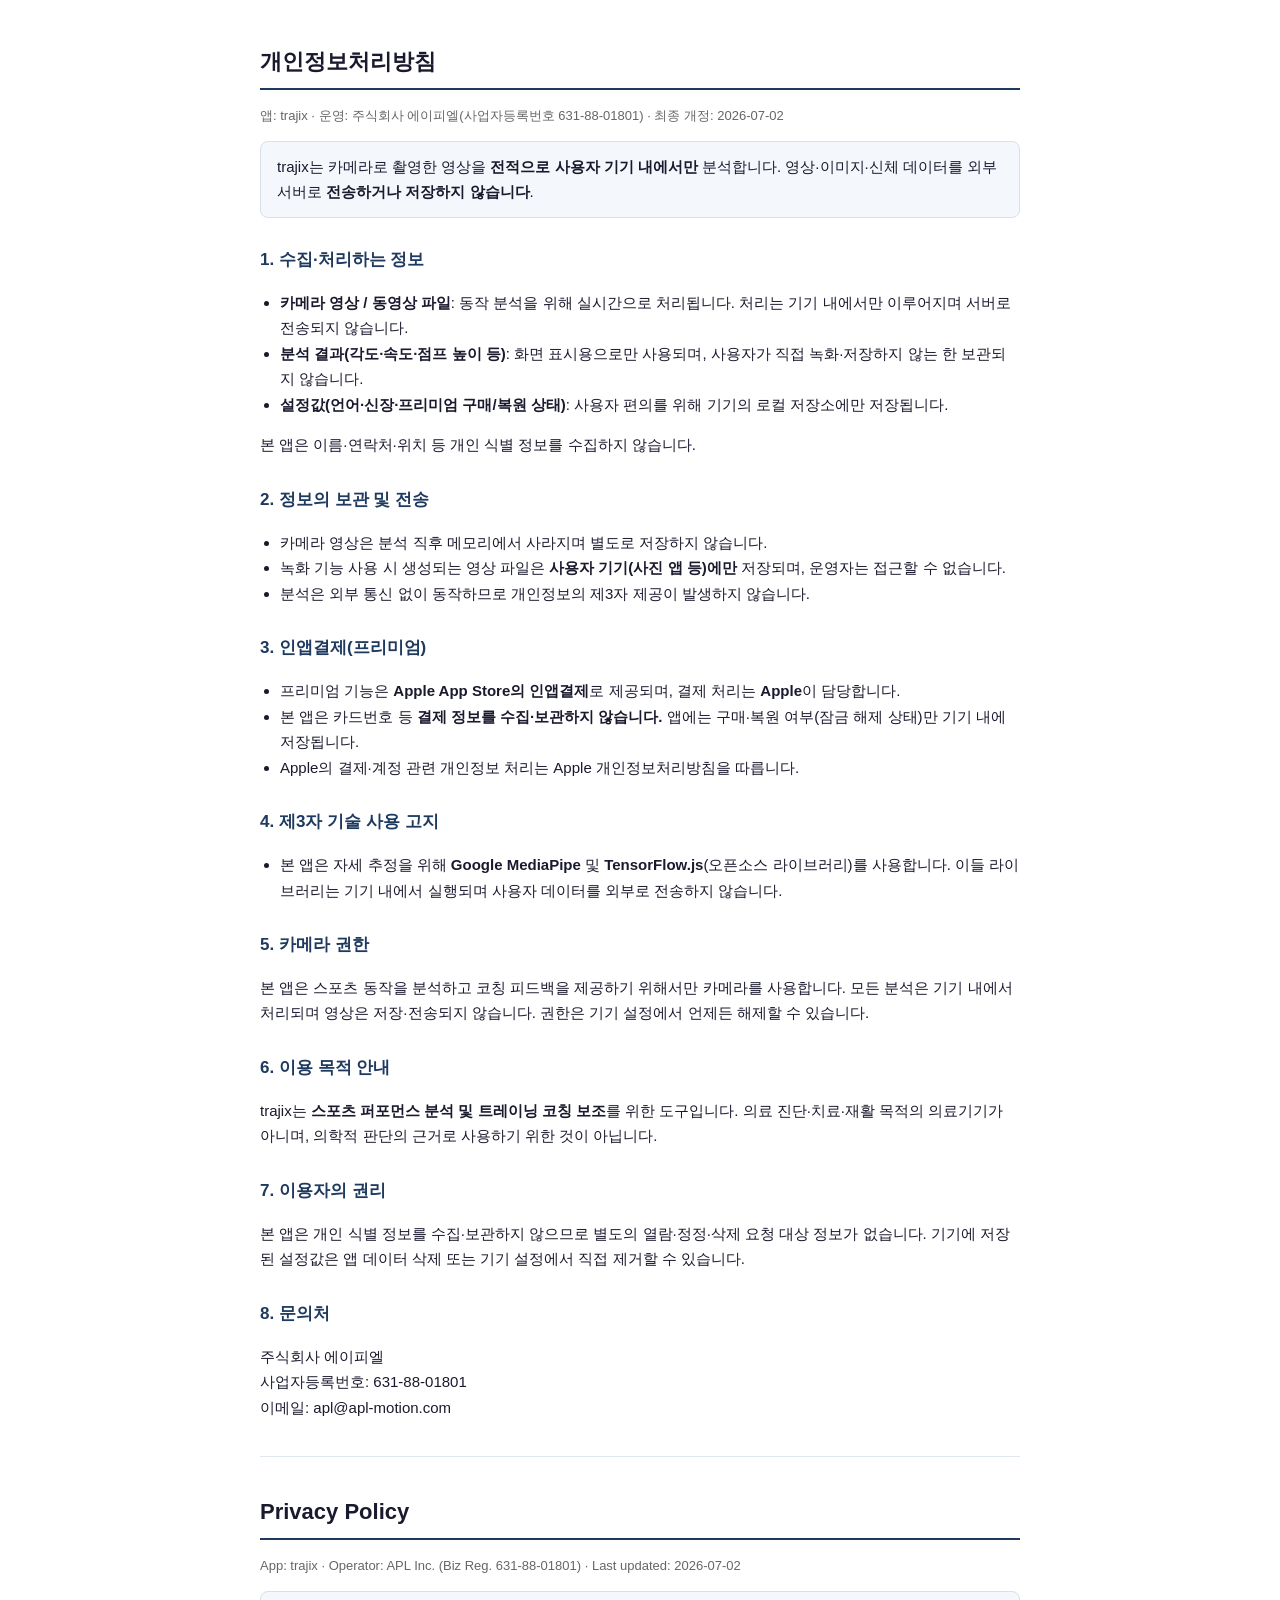
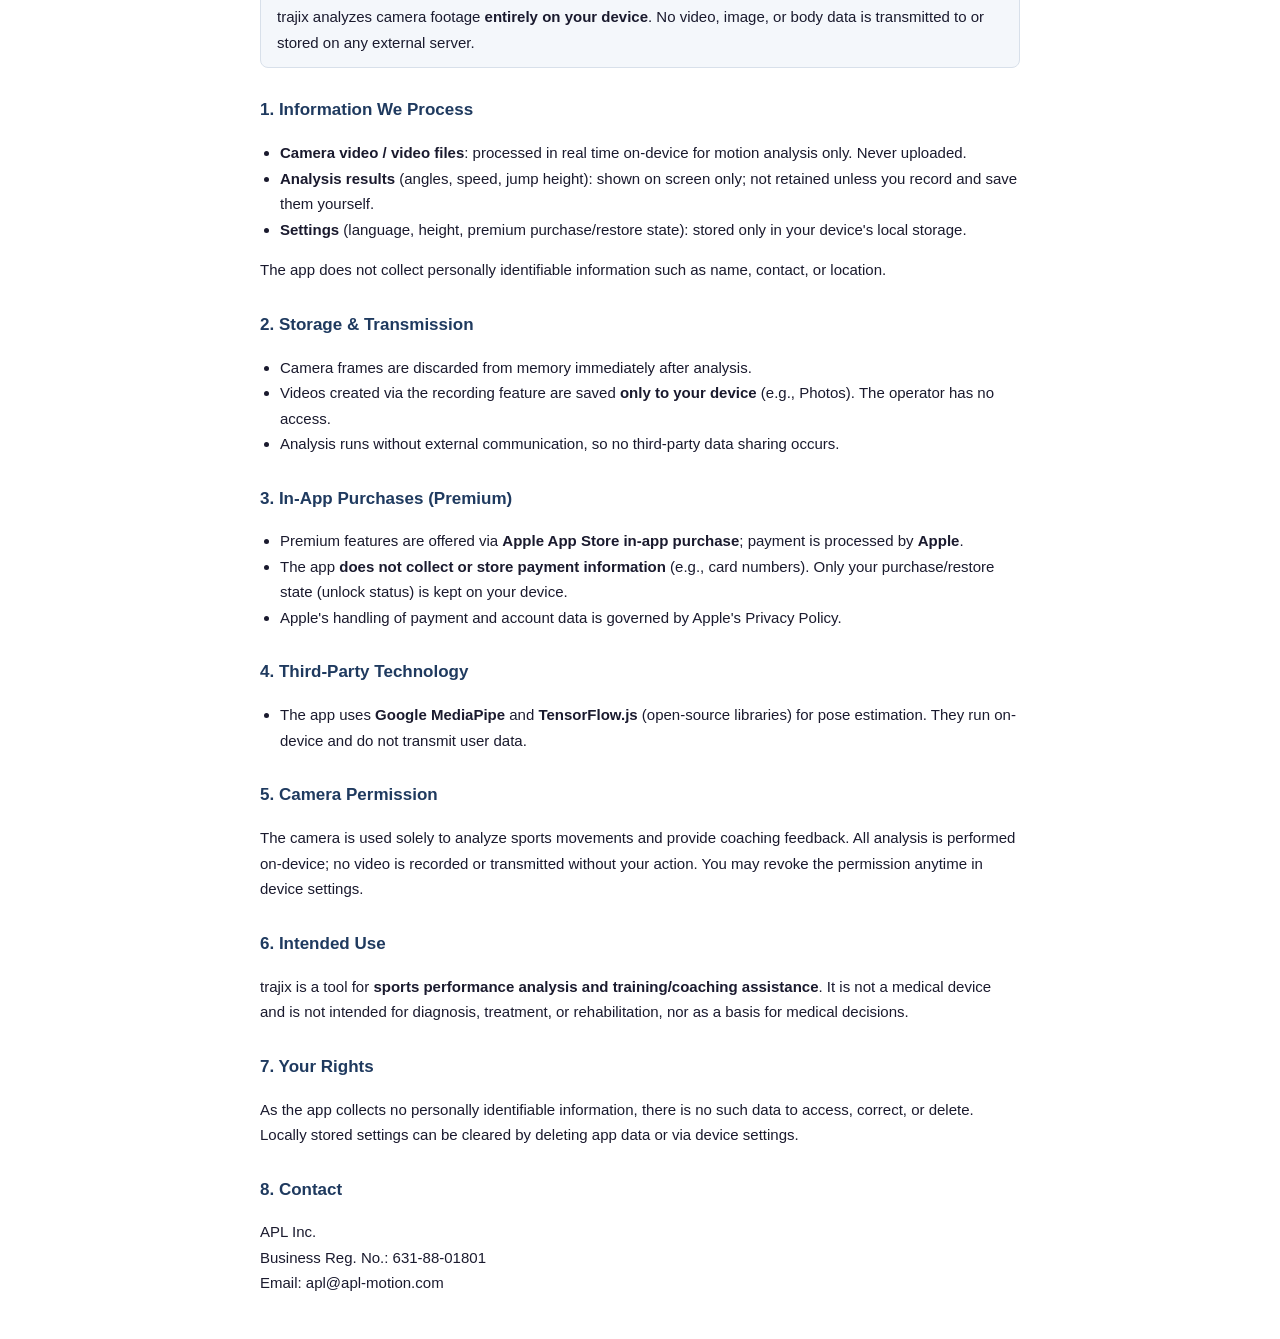
<file: privacy.html>
<!doctype html>
<html lang="ko">
<head>
<meta charset="utf-8">
<meta name="viewport" content="width=device-width,initial-scale=1">
<title>trajix — 개인정보처리방침 / Privacy Policy</title>
<style>
  body{font-family:-apple-system,'Helvetica Neue','Malgun Gothic',sans-serif;color:#1a1a2e;
       line-height:1.7;max-width:760px;margin:0 auto;padding:28px 20px;font-size:15px}
  h1{font-size:22px;border-bottom:2px solid #1f3a5f;padding-bottom:8px}
  h2{font-size:17px;color:#1f3a5f;margin-top:28px}
  .muted{color:#666;font-size:13px}
  .box{background:#f4f7fb;border:1px solid #d8e0ea;border-radius:8px;padding:12px 16px;margin:14px 0}
  hr{border:none;border-top:1px solid #e2e8f0;margin:36px 0}
  a{color:#2f6df0}
  ul{padding-left:20px}
</style>
</head>
<body>

<h1>개인정보처리방침</h1>
<p class="muted">앱: trajix · 운영: 주식회사 에이피엘(사업자등록번호 631-88-01801) · 최종 개정: 2026-07-02</p>

<div class="box">
trajix는 카메라로 촬영한 영상을 <b>전적으로 사용자 기기 내에서만</b> 분석합니다.
영상·이미지·신체 데이터를 외부 서버로 <b>전송하거나 저장하지 않습니다</b>.
</div>

<h2>1. 수집·처리하는 정보</h2>
<ul>
  <li><b>카메라 영상 / 동영상 파일</b>: 동작 분석을 위해 실시간으로 처리됩니다. 처리는 기기 내에서만 이루어지며 서버로 전송되지 않습니다.</li>
  <li><b>분석 결과(각도·속도·점프 높이 등)</b>: 화면 표시용으로만 사용되며, 사용자가 직접 녹화·저장하지 않는 한 보관되지 않습니다.</li>
  <li><b>설정값(언어·신장·프리미엄 구매/복원 상태)</b>: 사용자 편의를 위해 기기의 로컬 저장소에만 저장됩니다.</li>
</ul>
<p>본 앱은 이름·연락처·위치 등 개인 식별 정보를 수집하지 않습니다.</p>

<h2>2. 정보의 보관 및 전송</h2>
<ul>
  <li>카메라 영상은 분석 직후 메모리에서 사라지며 별도로 저장하지 않습니다.</li>
  <li>녹화 기능 사용 시 생성되는 영상 파일은 <b>사용자 기기(사진 앱 등)에만</b> 저장되며, 운영자는 접근할 수 없습니다.</li>
  <li>분석은 외부 통신 없이 동작하므로 개인정보의 제3자 제공이 발생하지 않습니다.</li>
</ul>

<h2>3. 인앱결제(프리미엄)</h2>
<ul>
  <li>프리미엄 기능은 <b>Apple App Store의 인앱결제</b>로 제공되며, 결제 처리는 <b>Apple</b>이 담당합니다.</li>
  <li>본 앱은 카드번호 등 <b>결제 정보를 수집·보관하지 않습니다.</b> 앱에는 구매·복원 여부(잠금 해제 상태)만 기기 내에 저장됩니다.</li>
  <li>Apple의 결제·계정 관련 개인정보 처리는 Apple 개인정보처리방침을 따릅니다.</li>
</ul>

<h2>4. 제3자 기술 사용 고지</h2>
<ul>
  <li>본 앱은 자세 추정을 위해 <b>Google MediaPipe</b> 및 <b>TensorFlow.js</b>(오픈소스 라이브러리)를 사용합니다. 이들 라이브러리는 기기 내에서 실행되며 사용자 데이터를 외부로 전송하지 않습니다.</li>
</ul>

<h2>5. 카메라 권한</h2>
<p>본 앱은 스포츠 동작을 분석하고 코칭 피드백을 제공하기 위해서만 카메라를 사용합니다. 모든 분석은 기기 내에서 처리되며 영상은 저장·전송되지 않습니다. 권한은 기기 설정에서 언제든 해제할 수 있습니다.</p>

<h2>6. 이용 목적 안내</h2>
<p>trajix는 <b>스포츠 퍼포먼스 분석 및 트레이닝 코칭 보조</b>를 위한 도구입니다. 의료 진단·치료·재활 목적의 의료기기가 아니며, 의학적 판단의 근거로 사용하기 위한 것이 아닙니다.</p>

<h2>7. 이용자의 권리</h2>
<p>본 앱은 개인 식별 정보를 수집·보관하지 않으므로 별도의 열람·정정·삭제 요청 대상 정보가 없습니다. 기기에 저장된 설정값은 앱 데이터 삭제 또는 기기 설정에서 직접 제거할 수 있습니다.</p>

<h2>8. 문의처</h2>
<p>주식회사 에이피엘<br>
사업자등록번호: 631-88-01801<br>
이메일: apl@apl-motion.com</p>

<hr>

<h1>Privacy Policy</h1>
<p class="muted">App: trajix · Operator: APL Inc. (Biz Reg. 631-88-01801) · Last updated: 2026-07-02</p>

<div class="box">
trajix analyzes camera footage <b>entirely on your device</b>. No video, image, or body data is transmitted to or stored on any external server.
</div>

<h2>1. Information We Process</h2>
<ul>
  <li><b>Camera video / video files</b>: processed in real time on-device for motion analysis only. Never uploaded.</li>
  <li><b>Analysis results</b> (angles, speed, jump height): shown on screen only; not retained unless you record and save them yourself.</li>
  <li><b>Settings</b> (language, height, premium purchase/restore state): stored only in your device's local storage.</li>
</ul>
<p>The app does not collect personally identifiable information such as name, contact, or location.</p>

<h2>2. Storage & Transmission</h2>
<ul>
  <li>Camera frames are discarded from memory immediately after analysis.</li>
  <li>Videos created via the recording feature are saved <b>only to your device</b> (e.g., Photos). The operator has no access.</li>
  <li>Analysis runs without external communication, so no third-party data sharing occurs.</li>
</ul>

<h2>3. In-App Purchases (Premium)</h2>
<ul>
  <li>Premium features are offered via <b>Apple App Store in-app purchase</b>; payment is processed by <b>Apple</b>.</li>
  <li>The app <b>does not collect or store payment information</b> (e.g., card numbers). Only your purchase/restore state (unlock status) is kept on your device.</li>
  <li>Apple's handling of payment and account data is governed by Apple's Privacy Policy.</li>
</ul>

<h2>4. Third-Party Technology</h2>
<ul>
  <li>The app uses <b>Google MediaPipe</b> and <b>TensorFlow.js</b> (open-source libraries) for pose estimation. They run on-device and do not transmit user data.</li>
</ul>

<h2>5. Camera Permission</h2>
<p>The camera is used solely to analyze sports movements and provide coaching feedback. All analysis is performed on-device; no video is recorded or transmitted without your action. You may revoke the permission anytime in device settings.</p>

<h2>6. Intended Use</h2>
<p>trajix is a tool for <b>sports performance analysis and training/coaching assistance</b>. It is not a medical device and is not intended for diagnosis, treatment, or rehabilitation, nor as a basis for medical decisions.</p>

<h2>7. Your Rights</h2>
<p>As the app collects no personally identifiable information, there is no such data to access, correct, or delete. Locally stored settings can be cleared by deleting app data or via device settings.</p>

<h2>8. Contact</h2>
<p>APL Inc.<br>
Business Reg. No.: 631-88-01801<br>
Email: apl@apl-motion.com</p>

</body>
</html>
</file>
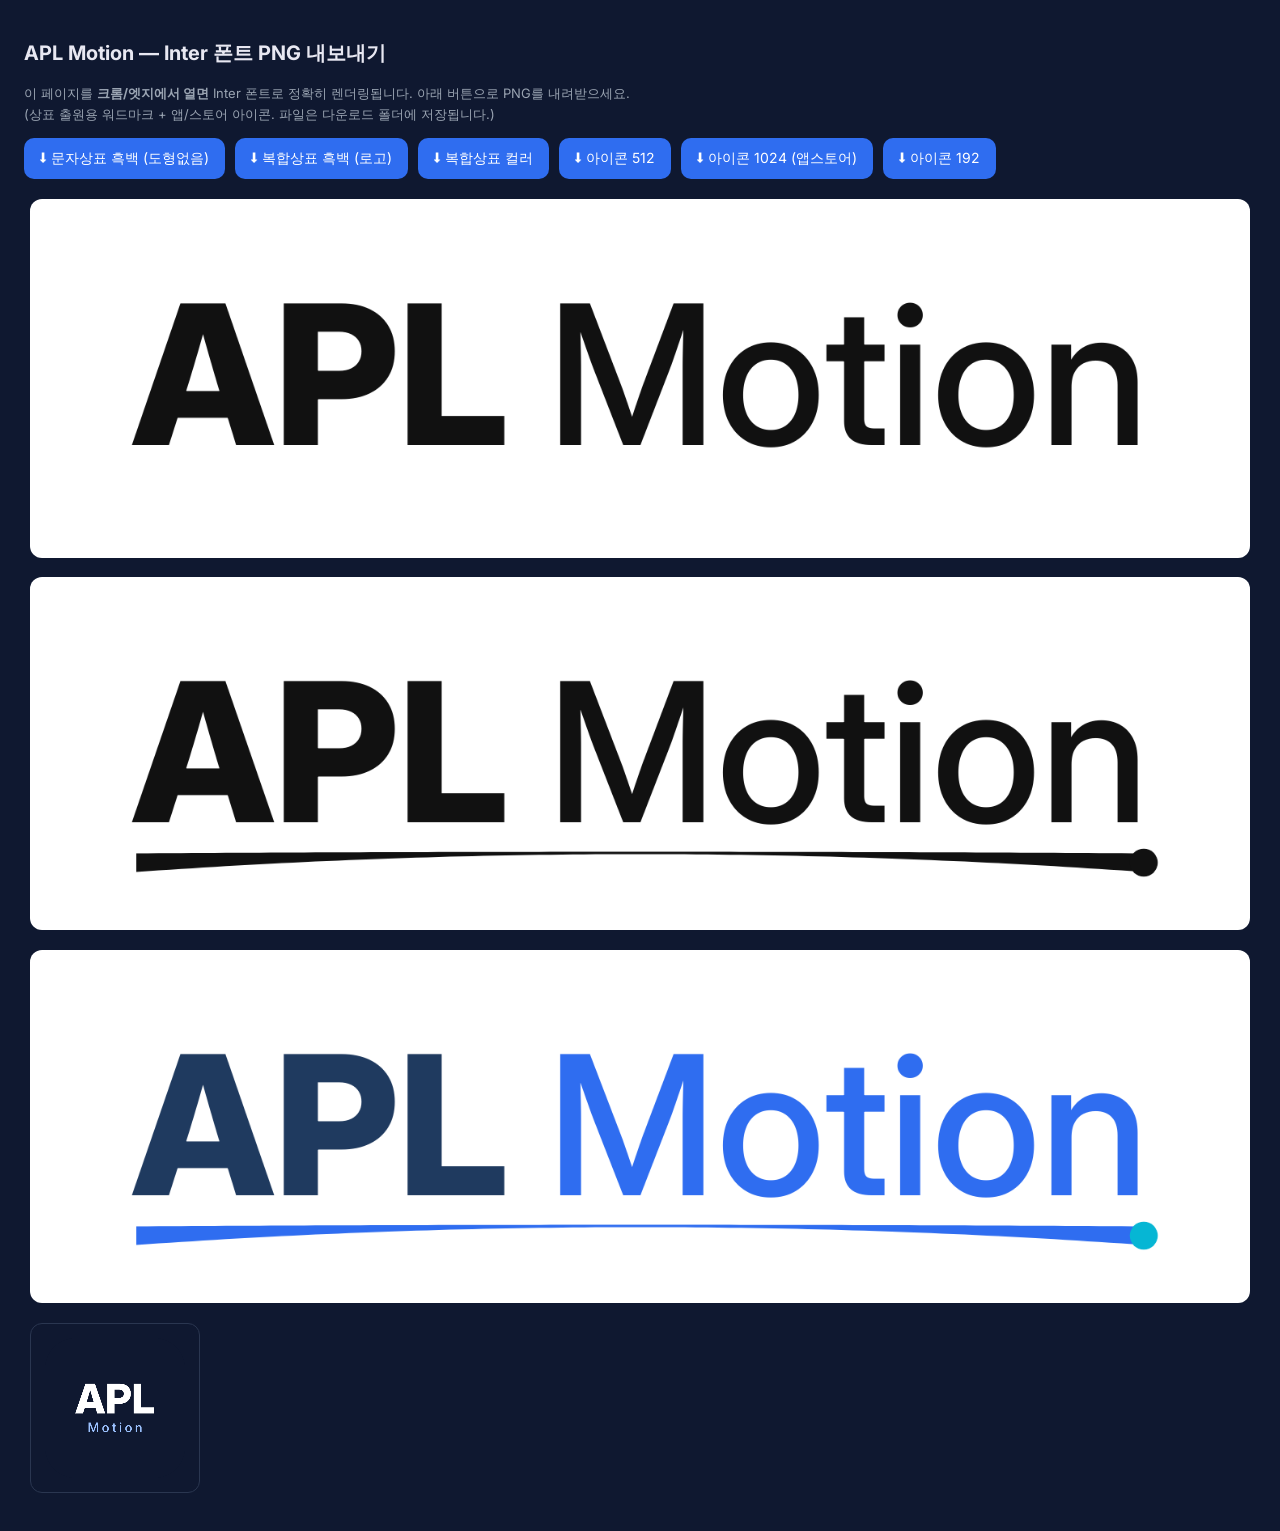
<file: assets/export_png.html>
<!doctype html>
<html lang="ko">
<head>
<meta charset="utf-8">
<meta name="viewport" content="width=device-width,initial-scale=1">
<title>APL Motion — Inter PNG 내보내기</title>
<link rel="preconnect" href="https://fonts.gstatic.com" crossorigin>
<link href="https://fonts.googleapis.com/css2?family=Inter:wght@500;800&display=swap" rel="stylesheet">
<style>
  body{font-family:'Inter',-apple-system,sans-serif;background:#0f1830;color:#e8e8f2;margin:0;padding:24px;line-height:1.6}
  h1{font-size:20px} .muted{color:#9aa4b2;font-size:13px}
  .row{display:flex;flex-wrap:wrap;gap:10px;margin:14px 0}
  button{background:#2f6df0;color:#fff;border:none;border-radius:10px;padding:11px 16px;font-size:14px;cursor:pointer;font-family:inherit}
  button:active{opacity:.7}
  .prev{background:#fff;border-radius:12px;padding:14px;display:inline-block;margin:6px}
  .prevd{background:#0f1830;border:1px solid #2a3650;border-radius:12px;padding:14px;display:inline-block;margin:6px}
  canvas{display:block;max-width:100%}
  code{background:#1b2440;padding:2px 6px;border-radius:5px}
</style>
</head>
<body>
<h1>APL Motion — Inter 폰트 PNG 내보내기</h1>
<p class="muted">이 페이지를 <b>크롬/엣지에서 열면</b> Inter 폰트로 정확히 렌더링됩니다. 아래 버튼으로 PNG를 내려받으세요.<br>
(상표 출원용 워드마크 + 앱/스토어 아이콘. 파일은 다운로드 폴더에 저장됩니다.)</p>

<div class="row">
  <button onclick="dl('cm-black')">⬇ 문자상표 흑백 (도형없음)</button>
  <button onclick="dl('wm-black')">⬇ 복합상표 흑백 (로고)</button>
  <button onclick="dl('wm-color')">⬇ 복합상표 컬러</button>
  <button onclick="dl('ic-512')">⬇ 아이콘 512</button>
  <button onclick="dl('ic-1024')">⬇ 아이콘 1024 (앱스토어)</button>
  <button onclick="dl('ic-192')">⬇ 아이콘 192</button>
</div>

<div>
  <div class="prev"><canvas id="cm-black"></canvas></div>
  <div class="prev"><canvas id="wm-black"></canvas></div>
  <div class="prev"><canvas id="wm-color"></canvas></div>
</div>
<div>
  <div class="prevd"><canvas id="ic-512" style="width:140px"></canvas></div>
</div>

<canvas id="ic-1024" style="display:none"></canvas>
<canvas id="ic-192" style="display:none"></canvas>

<script>
function taperedArc(ctx, sx, ex, cy, endH, cenH, arch){
  const N=90, top=[], bot=[];
  for(let i=0;i<=N;i++){
    const t=i/N, x=sx+(ex-sx)*t;
    const h=cenH+(endH-cenH)*Math.pow(2*t-1,2);
    const yc=cy-arch*(1-Math.pow(2*t-1,2));
    top.push([x,yc-h]); bot.push([x,yc+h]);
  }
  ctx.beginPath(); ctx.moveTo(top[0][0],top[0][1]);
  for(const p of top) ctx.lineTo(p[0],p[1]);
  for(let i=bot.length-1;i>=0;i--) ctx.lineTo(bot[i][0],bot[i][1]);
  ctx.closePath();
}

function charmark(cv, col, bg){
  const fs=240, ctx=cv.getContext('2d');
  ctx.font=`800 ${fs}px Inter`; const wApl=ctx.measureText('APL').width;
  ctx.font=`500 ${fs}px Inter`; const wMot=ctx.measureText('Motion').width;
  const gap=fs*0.20, total=wApl+gap+wMot, margin=fs*0.45;
  const asc=fs*0.74, dsc=fs*0.06;
  const W=Math.ceil(total+margin*2), H=Math.ceil(margin*2+asc+dsc);
  cv.width=W; cv.height=H;
  if(bg){ctx.fillStyle=bg;ctx.fillRect(0,0,W,H);}
  const baseline=margin+asc, x0=margin;
  ctx.textBaseline='alphabetic'; ctx.textAlign='left'; ctx.fillStyle=col;
  ctx.font=`800 ${fs}px Inter`; ctx.fillText('APL', x0, baseline);
  ctx.font=`500 ${fs}px Inter`; ctx.fillText('Motion', x0+wApl+gap, baseline);
}

function wordmark(cv, cApl, cMot, cArc, cDot, bg){
  const fs=240, S=1, ctx=cv.getContext('2d');
  ctx.font=`800 ${fs}px Inter`; const wApl=ctx.measureText('APL').width;
  ctx.font=`500 ${fs}px Inter`; const wMot=ctx.measureText('Motion').width;
  const gap=fs*0.20, total=wApl+gap+wMot, margin=fs*0.45;
  const asc=fs*0.74, dsc=fs*0.05;
  const arcGap=fs*0.16, endH=fs*0.048, arch=fs*0.05, cenH=fs*0.006;
  const W=Math.ceil(total+margin*2);
  const H=Math.ceil(margin+asc+arcGap+endH*2+margin*0.5);
  cv.width=W; cv.height=H;
  if(bg){ctx.fillStyle=bg;ctx.fillRect(0,0,W,H);}
  const baseline=margin+asc, x0=margin;
  ctx.textBaseline='alphabetic'; ctx.textAlign='left';
  ctx.font=`800 ${fs}px Inter`; ctx.fillStyle=cApl; ctx.fillText('APL', x0, baseline);
  ctx.font=`500 ${fs}px Inter`; ctx.fillStyle=cMot; ctx.fillText('Motion', x0+wApl+gap, baseline);
  const cy=baseline+dsc+arcGap;
  ctx.fillStyle=cArc; taperedArc(ctx, x0+6, x0+total-6, cy, endH, cenH, arch); ctx.fill();
  ctx.fillStyle=cDot; ctx.beginPath(); ctx.arc(x0+total-6, cy, endH*1.5, 0, 7); ctx.fill();
}

function icon(cv, size){
  const ctx=cv.getContext('2d'); cv.width=size; cv.height=size; const s=size/512;
  // 둥근 사각 배경
  const r=112*s; ctx.fillStyle='#0f1830';
  ctx.beginPath();
  ctx.moveTo(r,0); ctx.arcTo(size,0,size,size,r); ctx.arcTo(size,size,0,size,r);
  ctx.arcTo(0,size,0,0,r); ctx.arcTo(0,0,size,0,r); ctx.closePath(); ctx.fill();
  ctx.textAlign='center'; ctx.textBaseline='alphabetic';
  ctx.font=`800 ${150*s}px Inter`; ctx.fillStyle='#ffffff'; ctx.fillText('APL', size/2, 276*s);
  ctx.font=`500 ${48*s}px Inter`; ctx.fillStyle='#9cc2ff';
  // letter-spacing
  const txt='Motion', ls=10*s; let tot=0; const ws=[...txt].map(c=>{const w=ctx.measureText(c).width;tot+=w+ls;return w;}); tot-=ls;
  let cx=size/2-tot/2;
  for(let i=0;i<txt.length;i++){ctx.textAlign='left';ctx.fillText(txt[i],cx,344*s);cx+=ws[i]+ls;}
}

function render(){
  charmark(document.getElementById('cm-black'), '#111', '#fff');
  wordmark(document.getElementById('wm-black'), '#111','#111','#111','#111', '#fff');
  wordmark(document.getElementById('wm-color'), '#1f3a5f','#2f6df0','#2f6df0','#06b6d4', '#fff');
  icon(document.getElementById('ic-512'),512);
  icon(document.getElementById('ic-1024'),1024);
  icon(document.getElementById('ic-192'),192);
}
function dl(id){
  const cv=document.getElementById(id);
  cv.toBlob(b=>{const a=document.createElement('a');a.href=URL.createObjectURL(b);
    a.download='APLMotion_'+id+'.png';a.click();setTimeout(()=>URL.revokeObjectURL(a.href),4000);},'image/png');
}
document.fonts.load('800 240px Inter').then(()=>document.fonts.load('500 240px Inter')).then(()=>{
  document.fonts.ready.then(()=>{render();});
});
</script>
</body>
</html>
</file>
<file: shared/brand.css>
/* APL Motion — 공통 디자인 토큰 (코칭/측정 모드 공유)
   P1 단계: 런처 셸에 우선 적용. 추후 coach/measure 헤더·버튼 색도 이 토큰으로 수렴. */
:root{
  --bg:#09090f;
  --card:#111122;
  --card2:#181830;
  --border:rgba(255,255,255,.1);
  --txt:#e8e8f2;
  --txt2:rgba(255,255,255,.5);
  --accent:#3b82f6;        /* APL Motion 메인 컬러 (블루) */
  --coach:#22c55e;         /* 코칭 모드 강조색 (그린) */
  --measure:#06b6d4;       /* 측정 모드 강조색 (시안) */
  --gold:#FFD700;          /* 프리미엄 */
}
*{box-sizing:border-box}
</file>
